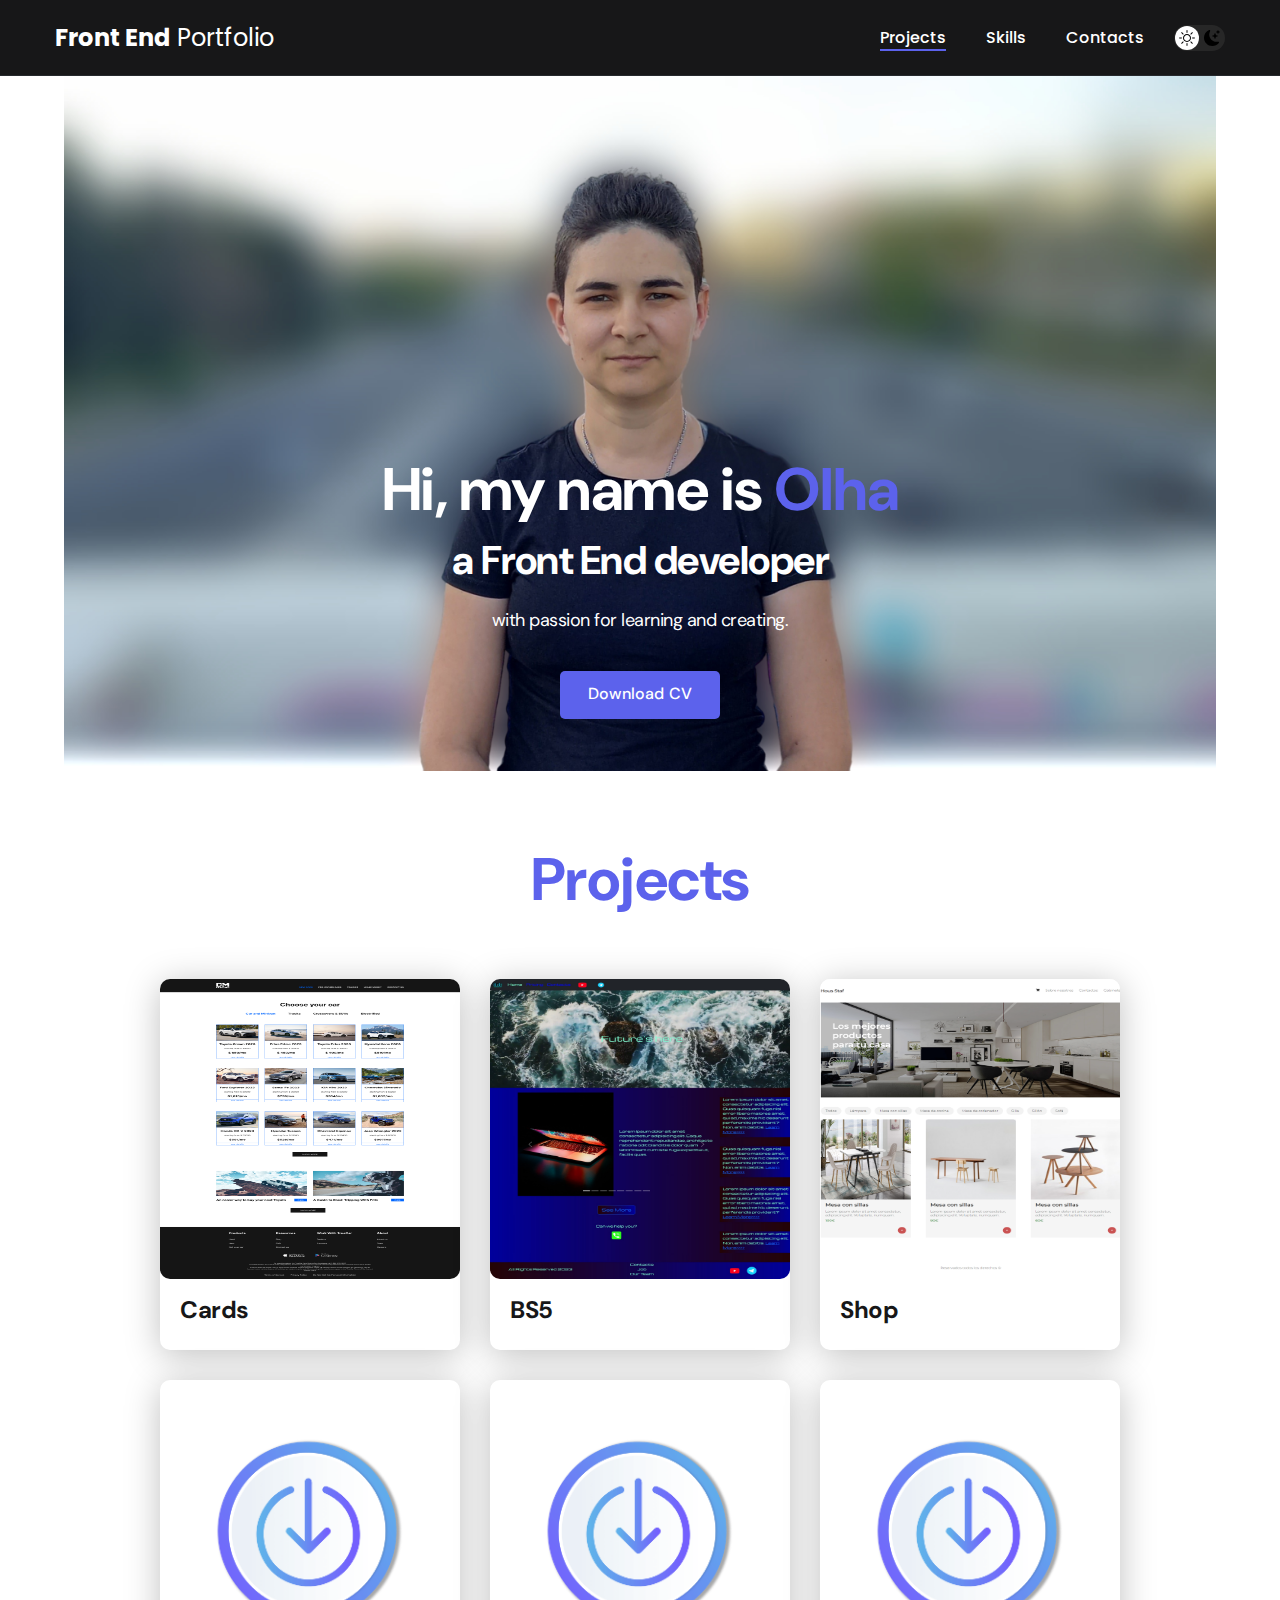
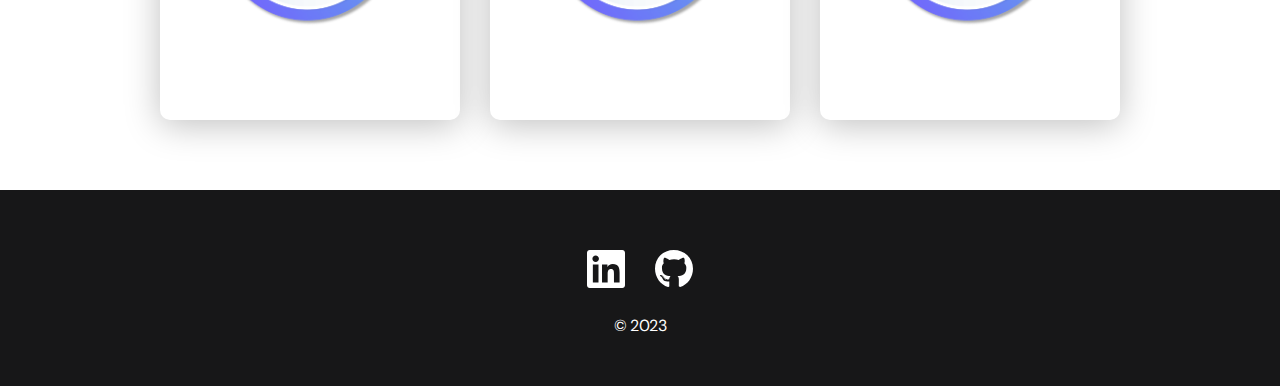
<file: index.html>
<!DOCTYPE html>
<html lang="en">

<head>
  <meta charset="UTF-8">
  <meta name="viewport" content="width=device-width, initial-scale=1.0">
  <title>Portfolio</title>
  <link rel="stylesheet" href="./css/main.css">
</head>

<body>
  <nav class="nav">
    <div class="container">
      <div class="nav-row">
        <a href="./index.html" class="logo"><strong>Front End</strong> Portfolio</a>
        <button class="dark-mode-btn">
          <img src="./img/icons/sun.svg" alt="Light mode" class="dark-mode-btn__icon">
          <img src="./img/icons/moon.svg" alt="Dark mode" class="dark-mode-btn__icon">
        </button>
        <ul class="nav-list">
          <li class="nav-list__item"><a href="./index.html" class="nav-list__link nav-list__link--active">Projects</a>
          </li>
          <li class="nav-list__item"><a href="./skills.html" class="nav-list__link">Skills</a></li>
          <li class="nav-list__item"><a href="./contacts.html" class="nav-list__link">Contacts</a></li>
        </ul>
      </div>
    </div>
  </nav>
  <header class="header">

    <div class="header__wrapper">
      <h1 class="header__title">
        <strong>Hi, my name is <em>Olha</em></strong><br>
        a Front End developer
      </h1>
      <div class="header__text">
        <p>with passion for learning and creating.</p>
      </div>
      <a href="./img/projects/CV Lupashko Olha.png" download class="bth">Download CV</a>
    </div>
  </header>
  <main class="section">
    <div class="container">
      <h2 class="title-1">Projects</h2>
      <ul class="projects">
        <li class="project">
          <a href="./project-page-cards.html" target="_blank">
            <img src="./img/projects/01-big.png" alt="..." class="project__img">
            <h3 class="project__title">Cards</h3>
          </a>
        </li>
        <li class="project">
          <a href="./project-page.html" target="_blank">
            <img src="./img/projects/02-big.jpg" alt="..." class="project__img">
            <h3 class="project__title">BS5</h3>
          </a>
        </li>
        <li class="project">
          <a href="./project-page-shop.html" target="_blank">
            <img src="./img/projects/03-big.png" alt="..." class="project__img">
            <h3 class="project__title">Shop</h3>
          </a>
        </li>
        <li class="project">
          <a href="#!">
            <img src="./img/projects/05-big.png" alt="..." class="project__img">
            <h3 class="project__title"></h3>
          </a>
        </li>
        <li class="project">
          <a href="#!">
            <img src="./img/projects/05-big.png" alt="..." class="project__img">
            <h3 class="project__title"></h3>
          </a>
        </li>
        <li class="project">
          <a href="#!">
            <img src="./img/projects/05-big.png" alt="..." class="project__img">
            <h3 class="project__title"></h3>
          </a>
        </li>
      </ul>
    </div>
  </main>
  <footer class="footer">
    <div class="container">
      <div class="footer__wrapper">
        <ul class="social">
          <!--<li class="social__item"><a href="#!"><img src="./img/icons/vk.svg" alt=""></a></li>
          <li class="social__item"><a href="#!"><img src="./img/icons/twitter.svg" alt=""></a></li>
          <li class="social__item"><a href="#!"><img src="./img/icons/instagram.svg" alt=""></a></li>-->
          <li class="social__item"><a href="https://www.linkedin.com/in/olha-lupashko/" target="_blank"><img
                src="./img/icons/linkedIn.svg" alt=""></a></li>
          <li class="social__item"><a href="https://github.com/Olga0701" target="_blank"><img
                src="./img/icons/gitHub.svg" alt=""></a></li>
          </li>
        </ul>
        <div class="copyright">
          <p>© 2023</p>
        </div>
      </div>
    </div>
  </footer>
  <script src="./js/main.js"></script>
</body>

</html>
</file>
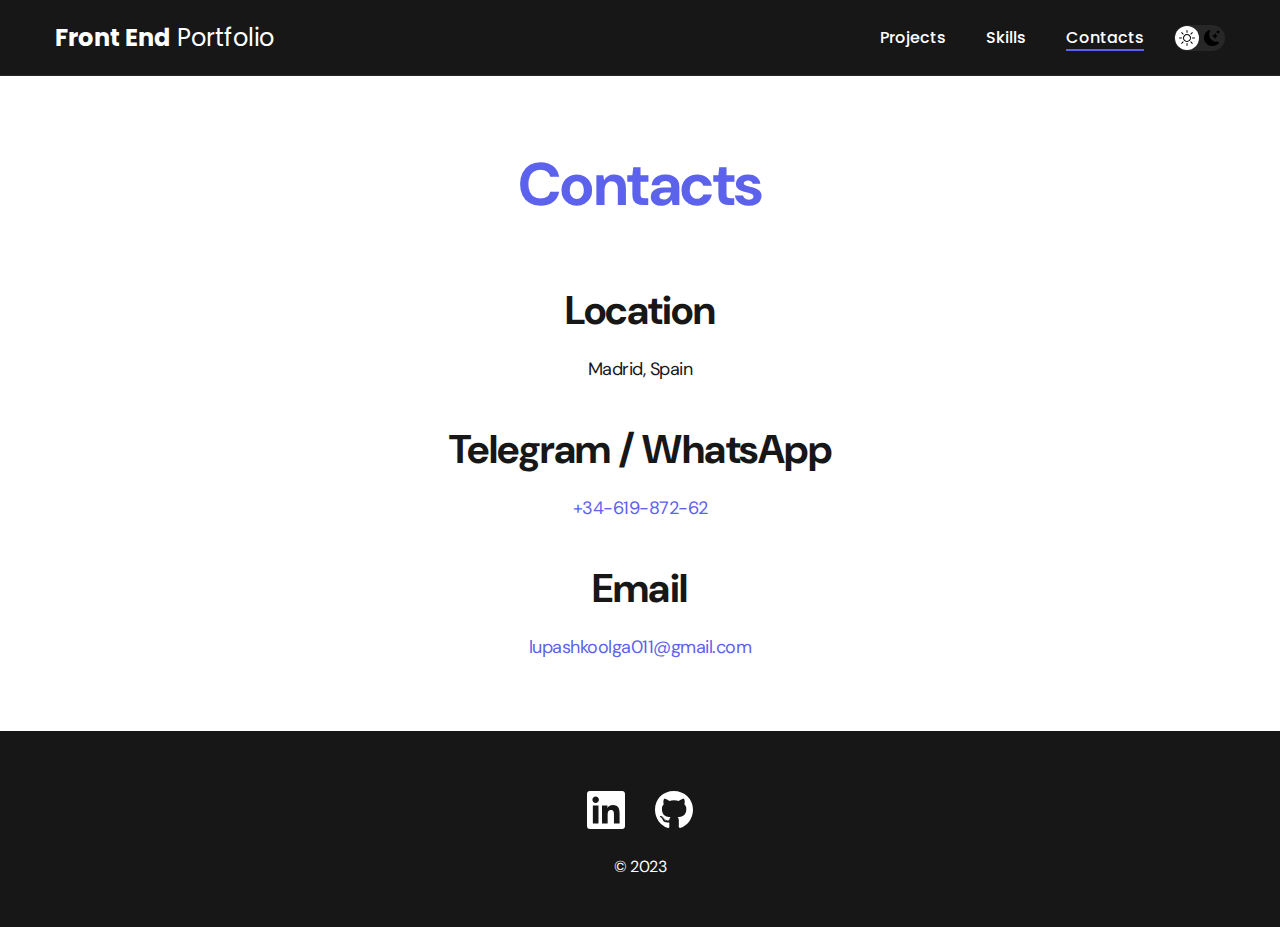
<file: contacts.html>
<!DOCTYPE html>
<html lang="en">

<head>
  <meta charset="UTF-8">
  <meta name="viewport" content="width=device-width, initial-scale=1.0">
  <title>Portfolio</title>
  <link rel="stylesheet" href="./css/main.css">
</head>

<body>
  <nav class="nav">
    <div class="container">
      <div class="nav-row">
        <a href="./index.html" class="logo"><strong>Front End</strong> Portfolio</a>
        <button class="dark-mode-btn">
          <img src="./img/icons/sun.svg" alt="Light mode" class="dark-mode-btn__icon">
          <img src="./img/icons/moon.svg" alt="Dark mode" class="dark-mode-btn__icon">
        </button>
        <ul class="nav-list">
          <li class="nav-list__item"><a href="./index.html" class="nav-list__link">Projects</a>
          </li>
          <li class="nav-list__item"><a href="./skills.html" class="nav-list__link">Skills</a></li>
          <li class="nav-list__item"><a href="./contacts.html" class="nav-list__link nav-list__link--active">Contacts</a></li>
        </ul>
      </div>
    </div>
  </nav>

  <main class="section">
    <div class="container">
      <h1 class="title-1">Contacts</h1>
      <ul class="content-list">
        <li class="content-list__item">
          <h2 class="title-2">Location</h2>
          <p>Madrid, Spain</p>
        </li>
        <li class="content-list__item">
          <h2 class="title-2">Telegram / WhatsApp</h2>
          <p><a href="tel:+3461987262">+34-619-872-62</a></p>
        </li>
        <li class="content-list__item">
          <h2 class="title-2">Email</h2>
          <p><a href="mailto:lupashkoolga011@gmail.com">lupashkoolga011@gmail.com</a></p>
        </li>
      </ul>

    </div>
  </main>
  <footer class="footer">
    <div class="container">
      <div class="footer__wrapper">
        <ul class="social">
          <!--<li class="social__item"><a href="#!"><img src="./img/icons/vk.svg" alt=""></a></li>
          <li class="social__item"><a href="#!"><img src="./img/icons/twitter.svg" alt=""></a></li>
          <li class="social__item"><a href="#!"><img src="./img/icons/instagram.svg" alt=""></a></li>-->
          <li class="social__item"><a href="https://www.linkedin.com/in/olha-lupashko/" target="_blank"><img src="./img/icons/linkedIn.svg" alt=""></a></li>
          <li class="social__item"><a href="https://github.com/Olga0701"  target="_blank"><img src="./img/icons/gitHub.svg" alt=""></a></li>
          </li>
        </ul>
        <div class="copyright">
          <p>© 2023</p>
        </div>
      </div>
    </div>
  </footer>
  <script src="./js/main.js"></script>
</body>

</html>
</file>
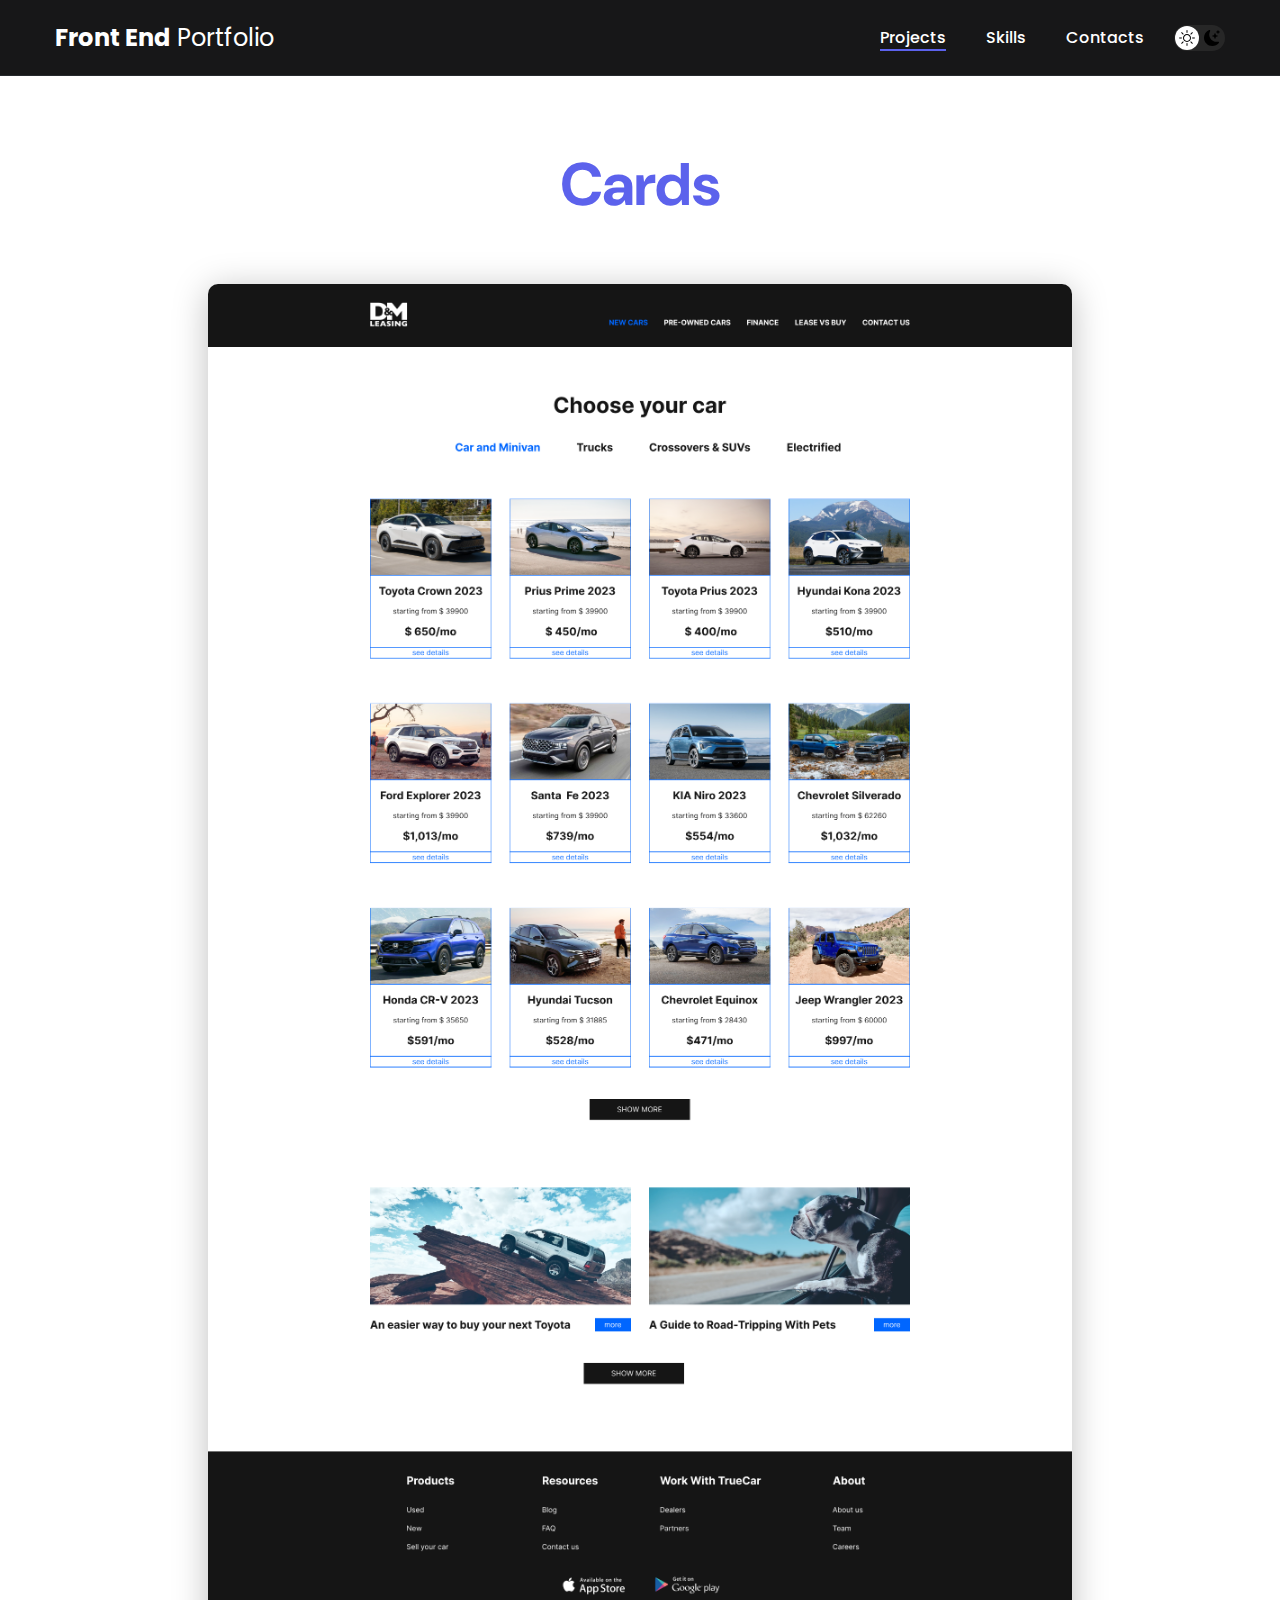
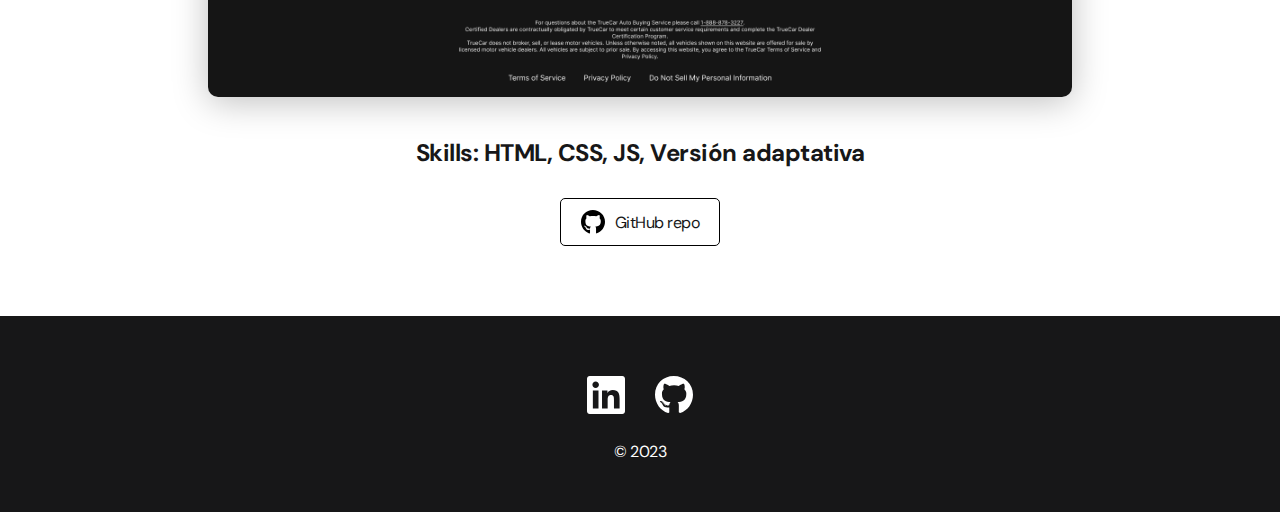
<file: project-page-cards.html>
<!DOCTYPE html>
<html lang="en">

<head>
  <meta charset="UTF-8">
  <meta name="viewport" content="width=device-width, initial-scale=1.0">
  <title>Portfolio</title>
  <link rel="stylesheet" href="./css/main.css">
</head>

<body>
  <nav class="nav">
    <div class="container">
      <div class="nav-row">
        <a href="./index.html" class="logo"><strong>Front End</strong> Portfolio</a>
        <button class="dark-mode-btn">
          <img src="./img/icons/sun.svg" alt="Light mode" class="dark-mode-btn__icon">
          <img src="./img/icons/moon.svg" alt="Dark mode" class="dark-mode-btn__icon">
        </button>
        <ul class="nav-list">
          <li class="nav-list__item"><a href="./index.html" class="nav-list__link nav-list__link--active">Projects</a>
          </li>
          <li class="nav-list__item"><a href="./skills.html" class="nav-list__link">Skills</a></li>
          <li class="nav-list__item"><a href="./contacts.html" class="nav-list__link">Contacts</a></li>
        </ul>
      </div>
    </div>
  </nav>

  <main class="section">
    <div class="container">
      <div class="project-details">
        <h1 class="title-1">Cards</h1>
        <img src="./img/projects/01-big.png" alt="" class="project-details__cover">
        <div class="project-details__desc">
          <p>Skills: HTML, CSS, JS, Versión adaptativa</p>
        </div>
        <a href="https://olga0701.github.io/Cards_HTML_CSS_JS/index.html" target="_blank" class="bth-outline">
          <img src="./img/icons/gitHub-black.svg" alt="">
          GitHub repo
        </a>
      </div>
    </div>
  </main>
  <footer class="footer">
 <div class="container">
      <div class="footer__wrapper">
        <ul class="social">
          <!--<li class="social__item"><a href="#!"><img src="./img/icons/vk.svg" alt=""></a></li>
          <li class="social__item"><a href="#!"><img src="./img/icons/twitter.svg" alt=""></a></li>
          <li class="social__item"><a href="#!"><img src="./img/icons/instagram.svg" alt=""></a></li>-->
          <li class="social__item"><a href="https://www.linkedin.com/in/olha-lupashko/" target="_blank"><img src="./img/icons/linkedIn.svg" alt=""></a></li>
          <li class="social__item"><a href="https://github.com/Olga0701"  target="_blank"><img src="./img/icons/gitHub.svg" alt=""></a></li>
          </li>
        </ul>
        <div class="copyright">
          <p>© 2023</p>
        </div>
      </div>
    </div>
  </footer>
  <script src="./js/main.js"></script>
</body>

</html>
</file>
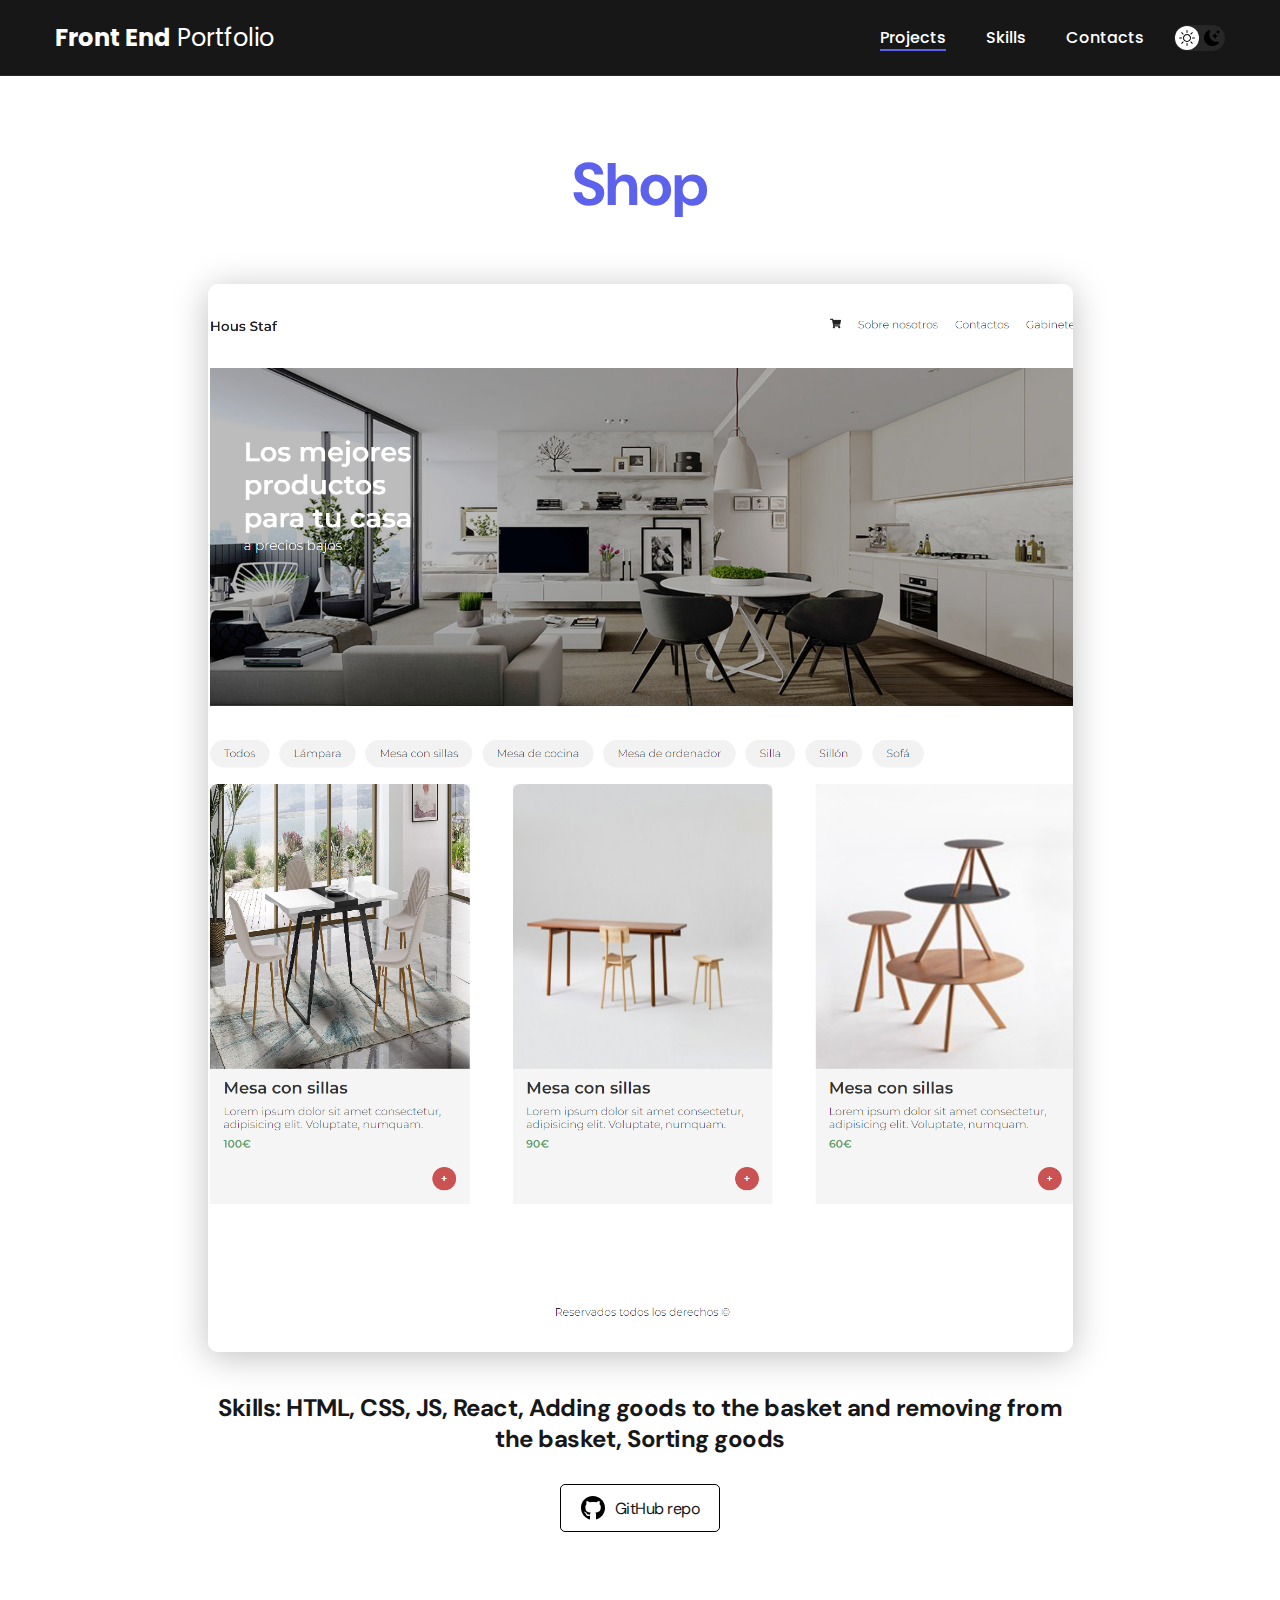
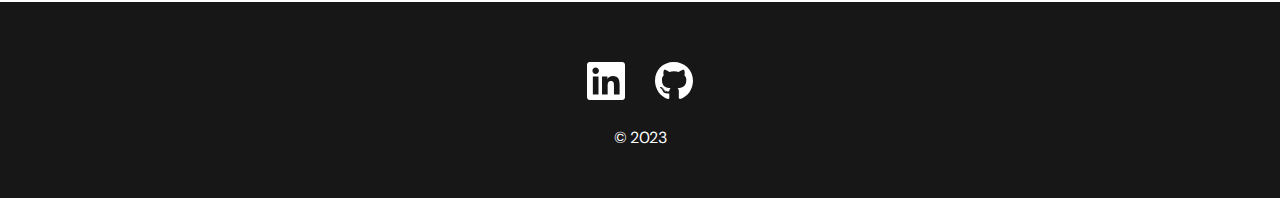
<file: project-page-shop.html>
<!DOCTYPE html>
<html lang="en">

<head>
  <meta charset="UTF-8">
  <meta name="viewport" content="width=device-width, initial-scale=1.0">
  <title>Portfolio</title>
  <link rel="stylesheet" href="./css/main.css">
</head>

<body>
  <nav class="nav">
    <div class="container">
      <div class="nav-row">
        <a href="./index.html" class="logo"><strong>Front End</strong> Portfolio</a>
        <button class="dark-mode-btn">
          <img src="./img/icons/sun.svg" alt="Light mode" class="dark-mode-btn__icon">
          <img src="./img/icons/moon.svg" alt="Dark mode" class="dark-mode-btn__icon">
        </button>
        <ul class="nav-list">
          <li class="nav-list__item"><a href="./index.html" class="nav-list__link nav-list__link--active">Projects</a>
          </li>
          <li class="nav-list__item"><a href="./skills.html" class="nav-list__link">Skills</a></li>
          <li class="nav-list__item"><a href="./contacts.html" class="nav-list__link">Contacts</a></li>
        </ul>
      </div>
    </div>
  </nav>

  <main class="section">
    <div class="container">
      <div class="project-details">
        <h1 class="title-1">Shop</h1>
        <img src="./img/projects/03-big.png" alt="" class="project-details__cover">
        <div class="project-details__desc">
          <p>Skills: HTML, CSS, JS, React, Adding goods to the basket and removing from the basket, Sorting goods</p>
        </div>
        <a href="https://olga0701.github.io/REACT_shop/" target="_blank" class="bth-outline">
          <img src="./img/icons/gitHub-black.svg" alt="">
          GitHub repo
        </a>
      </div>
    </div>
  </main>
  <footer class="footer">
 <div class="container">
      <div class="footer__wrapper">
        <ul class="social">
          <!--<li class="social__item"><a href="#!"><img src="./img/icons/vk.svg" alt=""></a></li>
          <li class="social__item"><a href="#!"><img src="./img/icons/twitter.svg" alt=""></a></li>
          <li class="social__item"><a href="#!"><img src="./img/icons/instagram.svg" alt=""></a></li>-->
          <li class="social__item"><a href="https://www.linkedin.com/in/olha-lupashko/" target="_blank"><img src="./img/icons/linkedIn.svg" alt=""></a></li>
          <li class="social__item"><a href="https://github.com/Olga0701"  target="_blank"><img src="./img/icons/gitHub.svg" alt=""></a></li>
          </li>
        </ul>
        <div class="copyright">
          <p>© 2023</p>
        </div>
      </div>
    </div>
  </footer>
  <script src="./js/main.js"></script>
</body>

</html>
</file>
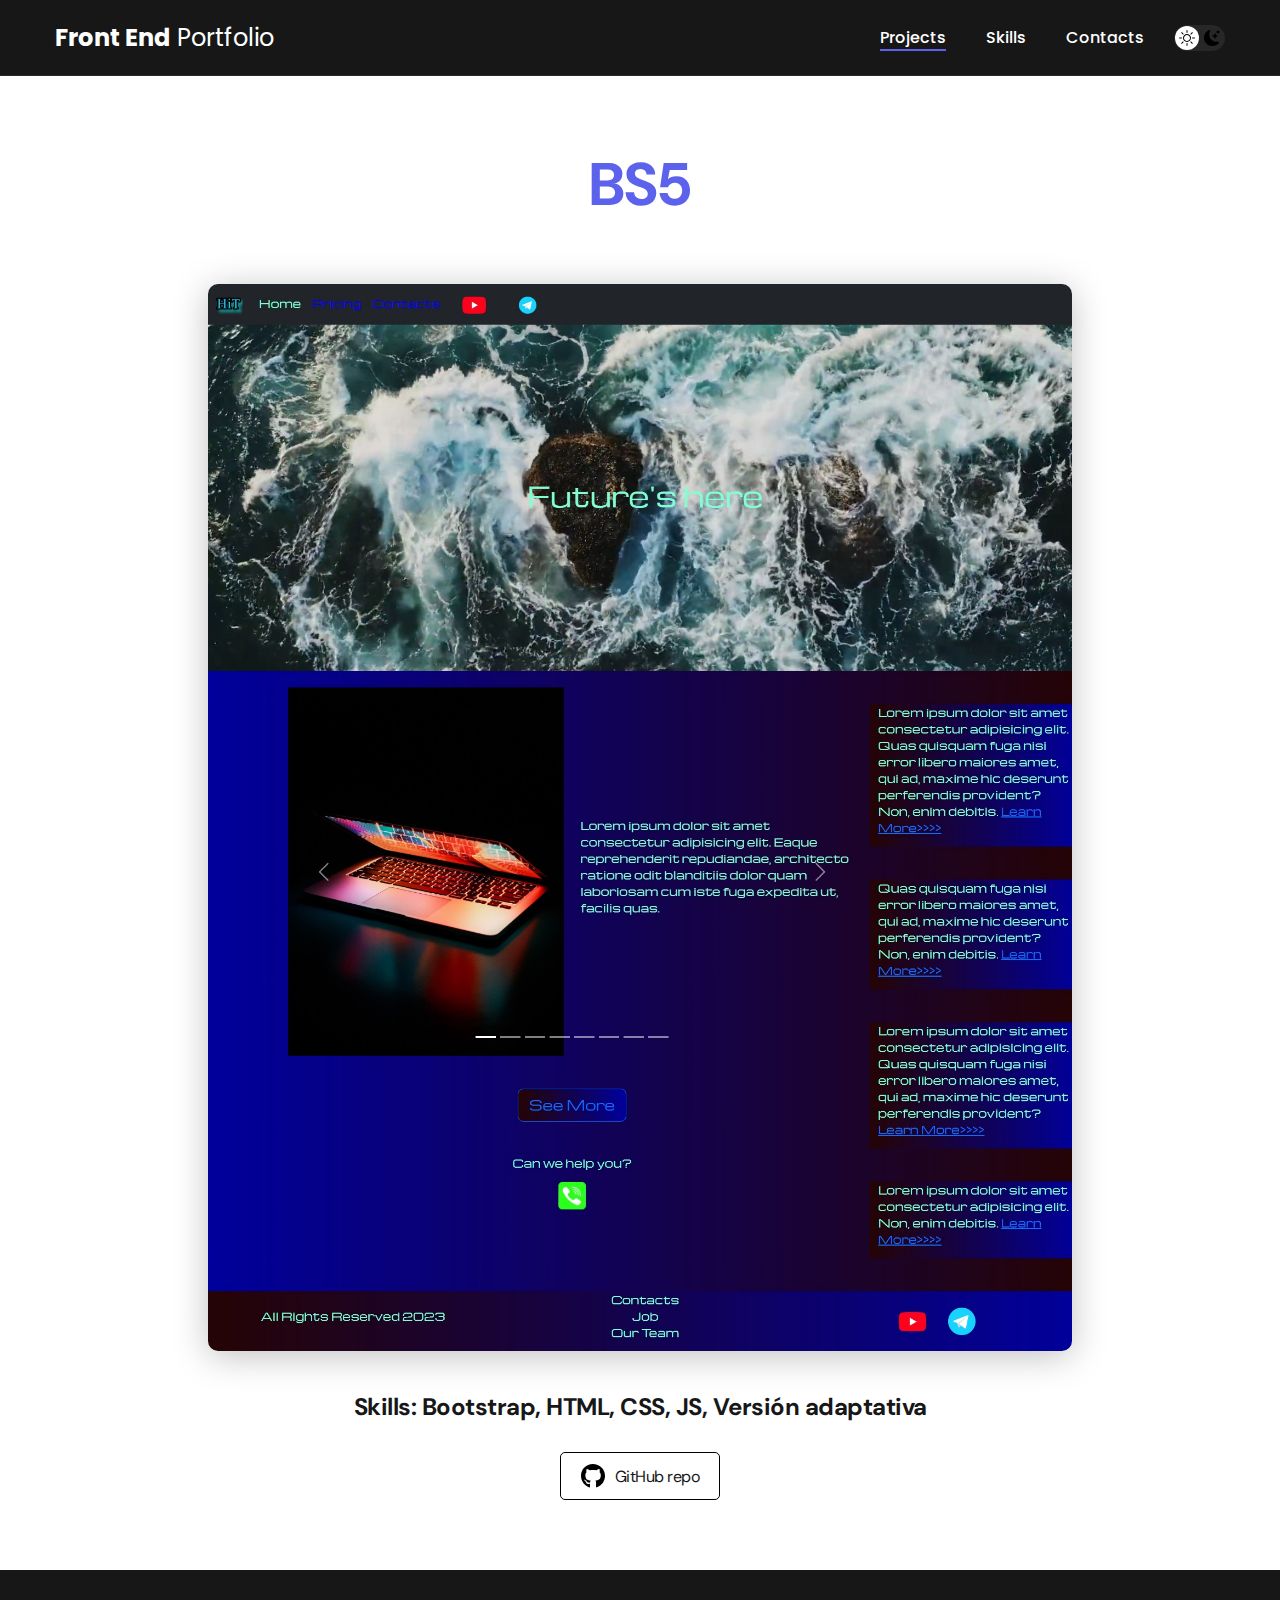
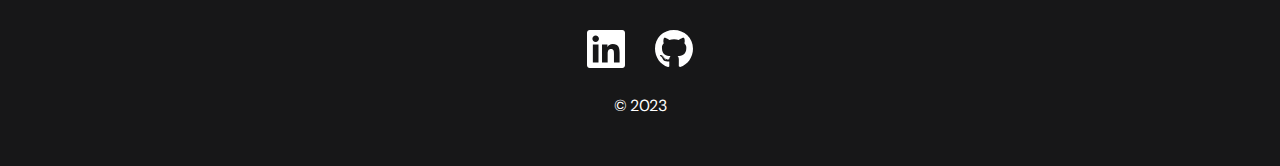
<file: project-page.html>
<!DOCTYPE html>
<html lang="en">

<head>
  <meta charset="UTF-8">
  <meta name="viewport" content="width=device-width, initial-scale=1.0">
  <title>Portfolio</title>
  <link rel="stylesheet" href="./css/main.css">
</head>

<body>
  <nav class="nav">
    <div class="container">
      <div class="nav-row">
        <a href="./index.html" class="logo"><strong>Front End</strong> Portfolio</a>
        <button class="dark-mode-btn">
          <img src="./img/icons/sun.svg" alt="Light mode" class="dark-mode-btn__icon">
          <img src="./img/icons/moon.svg" alt="Dark mode" class="dark-mode-btn__icon">
        </button>
        <ul class="nav-list">
          <li class="nav-list__item"><a href="./index.html" class="nav-list__link nav-list__link--active">Projects</a>
          </li>
          <li class="nav-list__item"><a href="./skills.html" class="nav-list__link">Skills</a></li>
          <li class="nav-list__item"><a href="./contacts.html" class="nav-list__link">Contacts</a></li>
        </ul>
      </div>
    </div>
  </nav>

  <main class="section">
    <div class="container">
      <div class="project-details">
        <h1 class="title-1">BS5</h1>
        <img src="./img/projects/02-big.jpg" alt="" class="project-details__cover">
        <div class="project-details__desc">
          <p>Skills: Bootstrap, HTML, CSS, JS, Versión adaptativa</p>
        </div>
        <a href="https://olga0701.github.io/Sitio_web_en_Bootstrap/" target="_blank" class="bth-outline">
          <img src="./img/icons/gitHub-black.svg" alt="">
          GitHub repo
        </a>
      </div>
    </div>
  </main>
  <footer class="footer">
  <div class="container">
      <div class="footer__wrapper">
        <ul class="social">
          <!--<li class="social__item"><a href="#!"><img src="./img/icons/vk.svg" alt=""></a></li>
          <li class="social__item"><a href="#!"><img src="./img/icons/twitter.svg" alt=""></a></li>
          <li class="social__item"><a href="#!"><img src="./img/icons/instagram.svg" alt=""></a></li>-->
          <li class="social__item"><a href="https://www.linkedin.com/in/olha-lupashko/" target="_blank"><img src="./img/icons/linkedIn.svg" alt=""></a></li>
          <li class="social__item"><a href="https://github.com/Olga0701"  target="_blank"><img src="./img/icons/gitHub.svg" alt=""></a></li>
          </li>
        </ul>
        <div class="copyright">
          <p>© 2023</p>
        </div>
      </div>
    </div>
  </footer>
  <script src="./js/main.js"></script>
</body>

</html>
</file>
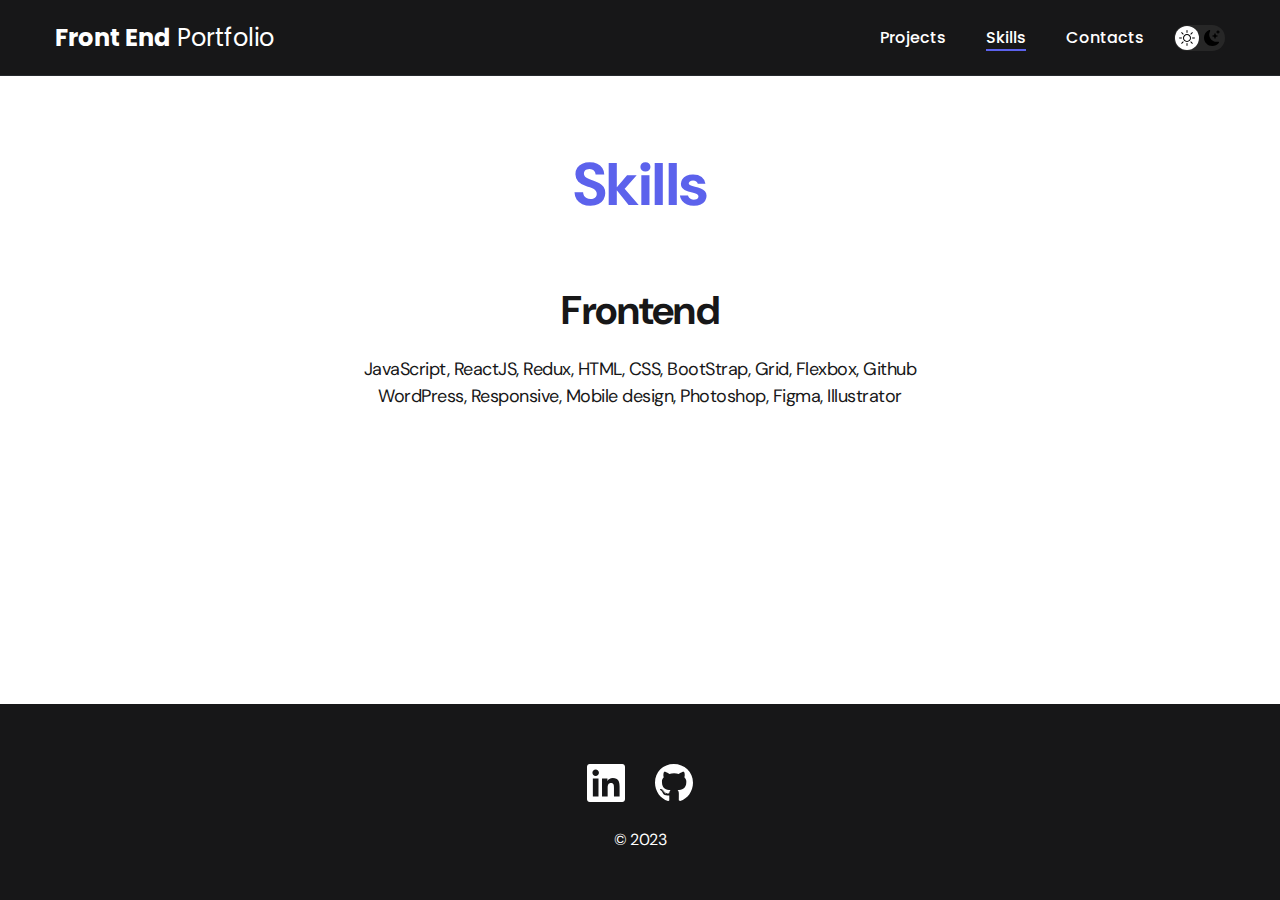
<file: skills.html>
<!DOCTYPE html>
<html lang="en">

<head>
  <meta charset="UTF-8">
  <meta name="viewport" content="width=device-width, initial-scale=1.0">
  <title>Portfolio</title>
  <link rel="stylesheet" href="./css/main.css">
</head>

<body>
  <nav class="nav">
    <div class="container">
      <div class="nav-row">
        <a href="./index.html" class="logo"><strong>Front End</strong> Portfolio</a>
        <button class="dark-mode-btn">
          <img src="./img/icons/sun.svg" alt="Light mode" class="dark-mode-btn__icon">
          <img src="./img/icons/moon.svg" alt="Dark mode" class="dark-mode-btn__icon">
        </button>
        <ul class="nav-list">
          <li class="nav-list__item"><a href="./index.html" class="nav-list__link">Projects</a>
          </li>
          <li class="nav-list__item"><a href="./skills.html" class="nav-list__link nav-list__link--active">Skills</a></li>
          <li class="nav-list__item"><a href="./contacts.html" class="nav-list__link">Contacts</a></li>
        </ul>
      </div>
    </div>
  </nav>

  <main class="section">
    <div class="container">
      <h1 class="title-1">Skills</h1>
      <ul class="content-list">
        <li class="content-list__item">
          <h2 class="title-2">Frontend</h2>
          <p>JavaScript, ReactJS, Redux, HTML, CSS, BootStrap, Grid, Flexbox, Github WordPress, Responsive, Mobile design, Photoshop, Figma, Illustrator</p>
        </li>
        <!--<li class="content-list__item">
          <h2 class="title-2">Backend</h2>
          <p>NodeJS, MySQL, MongoDB, PHP, Laravel</p>
        </li>-->
      </ul>

    </div>
  </main>
  <footer class="footer">
   <div class="container">
      <div class="footer__wrapper">
        <ul class="social">
          <!--<li class="social__item"><a href="#!"><img src="./img/icons/vk.svg" alt=""></a></li>
          <li class="social__item"><a href="#!"><img src="./img/icons/twitter.svg" alt=""></a></li>
          <li class="social__item"><a href="#!"><img src="./img/icons/instagram.svg" alt=""></a></li>-->
          <li class="social__item"><a href="https://www.linkedin.com/in/olha-lupashko/" target="_blank"><img src="./img/icons/linkedIn.svg" alt=""></a></li>
          <li class="social__item"><a href="https://github.com/Olga0701"  target="_blank"><img src="./img/icons/gitHub.svg" alt=""></a></li>
          </li>
        </ul>
        <div class="copyright">
          <p>© 2023</p>
        </div>
      </div>
    </div>
  </footer>
  <script src="./js/main.js"></script>
</body>

</html>
</file>
<file: css/main.css>
@import "./reset.css";
@import url('https://fonts.googleapis.com/css2?family=DM+Sans:wght@400;500;700&family=Poppins:wght@400;500;700&display=swap');

/*font-family: 'DM Sans', sans-serif;
font-family: 'Poppins', sans-serif;*/
:root {
  --black: #171718;
  --black-border: #26292D;
  --white: #fff;
  --purple: #5C62EC;

  --text-color: var(--black);
  --dark-bg: var(--black);
  --dark-border: var(--black-border);
  --header-text: var(--white);
  --accent: var(--purple);
  /*Light mode*/
  --page-bg: var(--white);
  --text-color: var(--black);
  --title-1: var(--accent);
  --project-card-bg: var(--white);
  --project-card-text: var(--black);
  --box-shadow: 0px 5px 35px rgba(0, 0, 0, 0.25);
}

.dark {
  /*Dark mode*/
  --page-bg: #252526;
  --text-color: var(--white);
  --title-1: var(--white);
  --project-card-bg: var(--black);
  --project-card-text: var(--white);
  --box-shadow: 0px 5px 35px rgba(0, 0, 0, 0.8);
}

html,
body {
  display: flex;
  flex-direction: column;
  min-height: 100vh;
  font-family: 'DM Sans', sans-serif;
  letter-spacing: -0.5px;
  background-color: var(--page-bg);
  color: var(--text-color);
}

.container {
  margin: 0 auto;
  padding: 0 15px;
  max-width: 1200px;
}

/*General*/
.section {
  padding: 70px 0;
}

.title-1 {
  margin-bottom: 60px;
  font-size: 60px;
  font-weight: 700;
  line-height: 1.3;
  color: var(--title-1);
  text-align: center;
}

.title-2 {
  font-size: 40px;
  margin-bottom: 20px;
  line-height: 1.3;
  font-weight: 700;
}

/*Nav*/
.nav {
  padding: 20px 0;
  border-bottom: 1px solid var(--black-border);
  background-color: var(--dark-bg);
  color: var(--header-text);
  letter-spacing: normal;
}

.nav-row {
  display: flex;
  justify-content: flex-end;
  align-items: center;
  column-gap: 30px;
  row-gap: 20px;
  flex-wrap: wrap;
}

.logo {
  margin-right: auto;
  color: var(--header-text);
  font-size: 24px;
  font-family: 'Poppins', sans-serif;
}

.log strong {
  font-weight: 700;
}

.nav-list {
  display: flex;
  flex-wrap: wrap;
  row-gap: 10px;
  align-items: center;
  column-gap: 40px;
  font-size: 16px;
  font-weight: 500;
  font-family: 'Poppins', sans-serif;
}

.nav-list__link {
  color: var(--header-text);
  transition: opacity 0.2s ease-in;
}

.nav-list__link:hover {
  opacity: 0.8;
}

.nav-list__link--active {
  position: relative;
}

.nav-list__link--active::before {
  content: "";
  position: absolute;
  left: 0;
  top: 100%;
  display: block;
  height: 2px;
  width: 100%;
  background-color: var(--accent);
}

/*Dark mode btn*/
.dark-mode-btn {
  order: 9;
  position: relative;
  display: flex;
  justify-content: space-between;
  width: 51px;
  height: 26px;
  padding: 5px;
  border-radius: 50px;
  background-color: #272727;
}

.dark-mode-btn::before {
  content: "";
  position: absolute;
  top: 1px;
  left: 1px;
  display: block;
  width: 24px;
  height: 24px;
  border-radius: 50%;
  background-color: var(--white);
  transition: left 0.2s ease-in;
}

.dark-mode-btn--active::before {
  left: 26px;
}

.dark-mode-btn__icon {
  position: relative;
  z-index: 9;
}

/*Header*/
.header {
  padding: 40px 0;
  min-height: 695px;
  display: flex;
  justify-content: center;
  align-items: center;
  background-image: url('./../img/projects/Olha\ Lupashko.jpg');
  background-repeat: no-repeat;
  background-size: 90% 100%;
  background-position: center center;
  color: var(--header-text);
  text-align: center;
}

.header__wrapper {
  padding: 0 15px;
  min-width: 660px;
  margin-top: 25%;
}

.header__title {
  margin-bottom: 20px;
  font-size: 40px;
  font-weight: 700;
  line-height: 1.4;
}

.header__title strong {
  font-size: 60px;
  font-weight: 700;
}

.header__title em {
  font-style: normal;
  color: var(--accent);
}

.header__text {
  margin-bottom: 40px;
  font-size: 18px;
  line-height: 1.333;
}

.header__text p+p {
  margin-top: 1em;
}

/*bth*/
.bth {
  display: inline-block;
  height: 48px;
  padding: 12px 28px;
  border-radius: 5px;
  background-color: var(--accent);
  color: var(--white);
  letter-spacing: 0.15px;
  font-size: 16px;
  font-weight: 500;
  transition: opacity 0.2s ease-in;
}

.bth:hover {
  opacity: 0.8;
}

.bth:active {
  position: relative;
  top: 1px;
}

.bth-outline {
  display: flex;
  column-gap: 10px;
  align-items: center;
  height: 48px;
  padding: 12px 20px;
  border-radius: 5px;
  border: 1px solid #000;
  background-color: var(--white);
  color: var(--black);
  transition: opacity 0.2s ease-in;
}

.bth-outline:hover {
  opacity: 0.8;
}

.bth-outline:active {
  position: relative;
  top: 1px;
}


/*Projects*/
.projects {
  display: flex;
  justify-content: center;
  flex-wrap: wrap;
  column-gap: 30px;
  row-gap: 30px;
}

.project {
  max-width: 370px;
  background-color: var(--project-card-bg);
  box-shadow: var(--box-shadow);
  border-radius: 10px;

}

.project__img {
  border-radius: 10px;
  width: 300px;
  height: 300px;
}

.project__title {
  padding: 15px 20px 25px;
  font-weight: 700;
  font-size: 24px;
  line-height: 1.3;
  color: var(--project-card-text);
}

/*Project details*/
.project-details {
  margin: 0 auto;
  max-width: 865px;
  display: flex;
  flex-direction: column;
  align-items: center;
  text-align: center;
}

.project-details__cover {
  max-width: 100%;
  margin-bottom: 40px;
  box-shadow: 0px 5px 35px rgba(0, 0, 0, 0.25);
  border-radius: 10px;
}

.project-details__desc {
  margin-bottom: 30px;
  font-weight: 700;
  font-size: 24px;
  line-height: 1.3;
}

/*Content list*/
.content-list {
  margin: 0 auto;
  max-width: 570px;
  display: flex;
  flex-direction: column;
  align-items: center;
  row-gap: 40px;
  text-align: center;
}

.content-list a {
  color: var(--accent);
}

.content-list__item {
  font-size: 18px;
  line-height: 1.5;
}

.content-list__item p+p {
  margin-top: 0.5em;
}

/*Footer*/
.footer {
  margin-top: auto;
  padding: 60px 0 50px;
  background-color: var(--dark-bg);
  color: var(--header-text);
}

.footer__wrapper {
  display: flex;
  flex-direction: column;
  align-items: center;
  row-gap: 27px;
}

.social {
  display: flex;
  column-gap: 30px;
  align-items: center;
}

.copyright {
  font-size: 16px;
}

.copyright p+p {
  margin-top: 0.5em;
}

@media (max-width: 700px) {
  .header {
    min-height: unset;
  }

  .header__title {
    font-size: 20px;
  }

  .header__title strong {
    font-size: 30px;
  }

  .section {
    padding: 40px 0;
  }

  .title-1 {
    margin-bottom: 30px;
    font-size: 40px;
  }

  .title-2 {
    margin-bottom: 10px;
    font-size: 30px;
  }

  .project__title {
    font-size: 22px;
  }

  .project-details__desc {
    margin-bottom: 20px;
    font-size: 22px;
  }

  .content-list {
    row-gap: 20px;
  }

  .content-list__item {
    font-size: 16px;
  }

  .footer {
    padding: 40px 0 30px;
  }

  .footer__wrapper {
    row-gap: 20px;
  }

  .nav-row {
    justify-content: space-between;
  }

  .dark-mode-btn {
    order: 0;
  }

  .social {
    column-gap: 20px;
  }

  .social__item {
    width: 28px;
  }

}

@media (max-width: 420px) {
  .header__title {
    font-size: 10px;
  }

  .header__title strong {
    font-size: 20px;
  }
}
</file>
